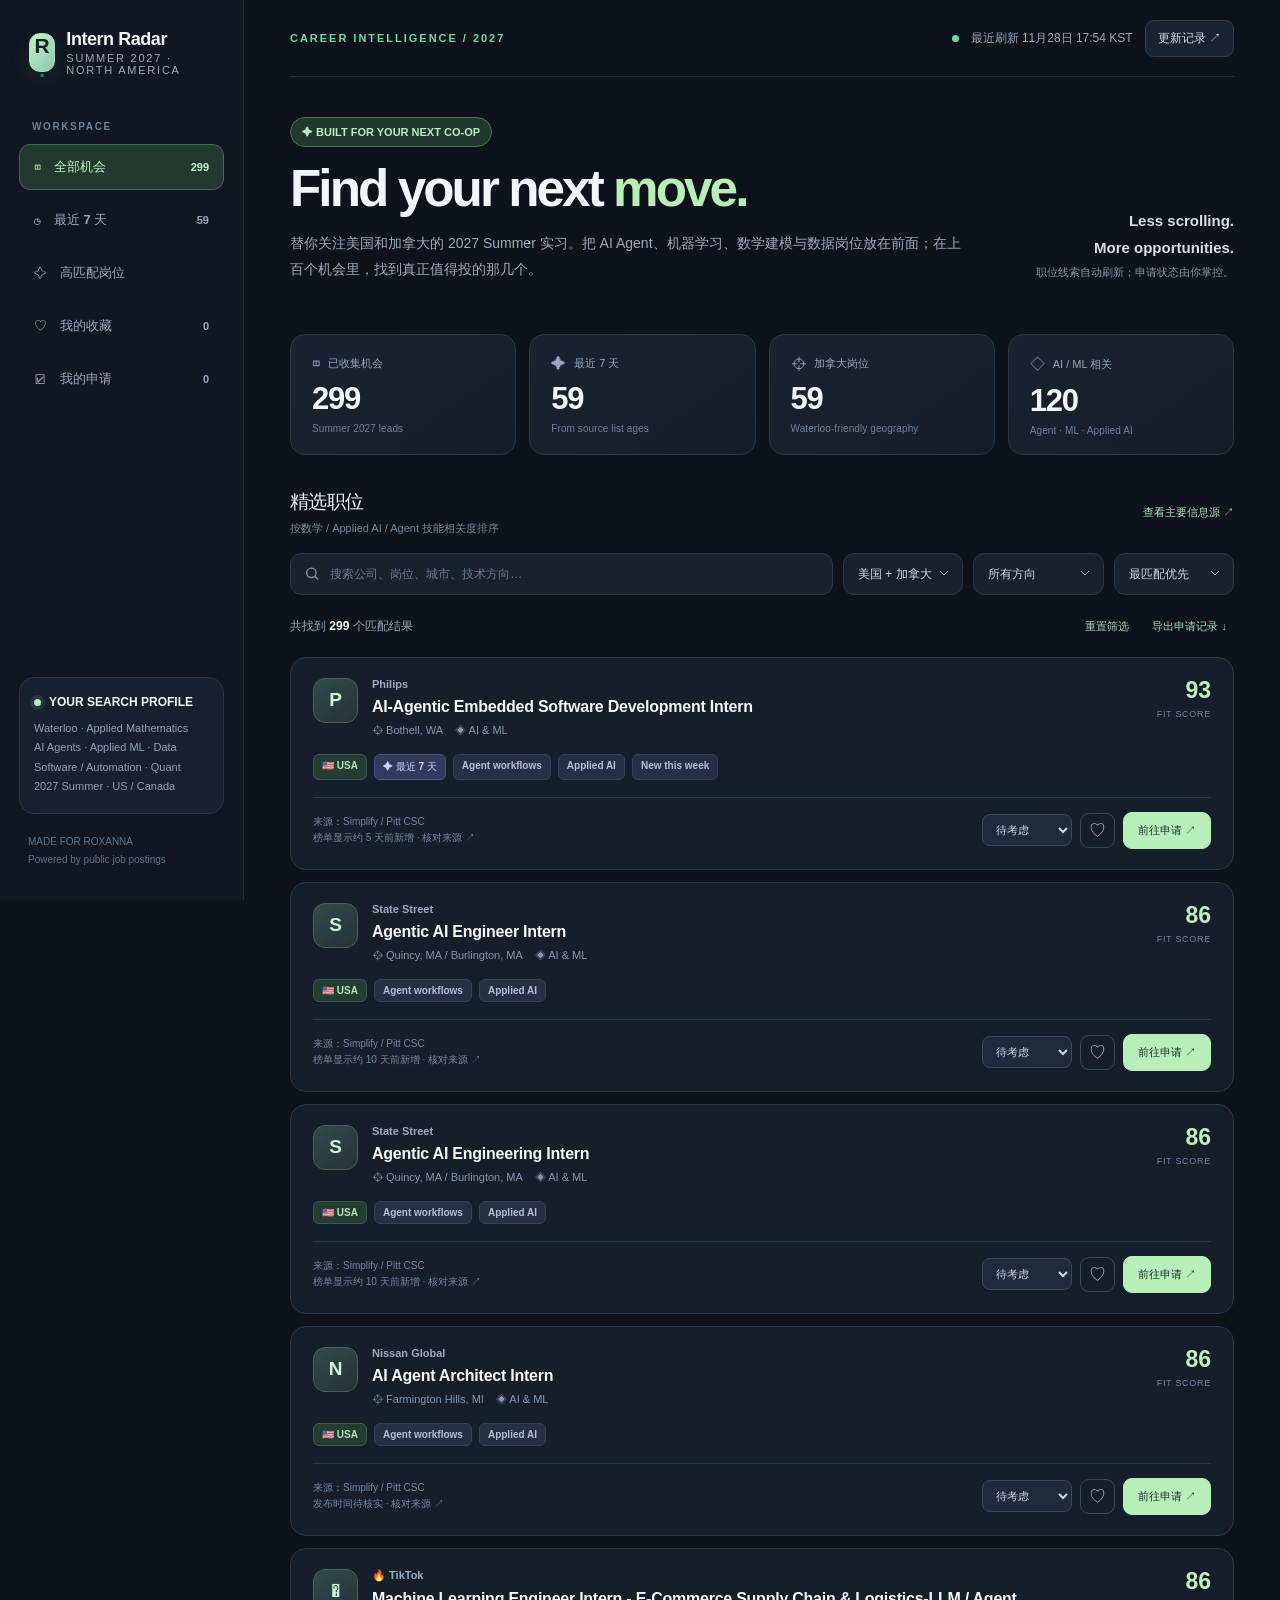
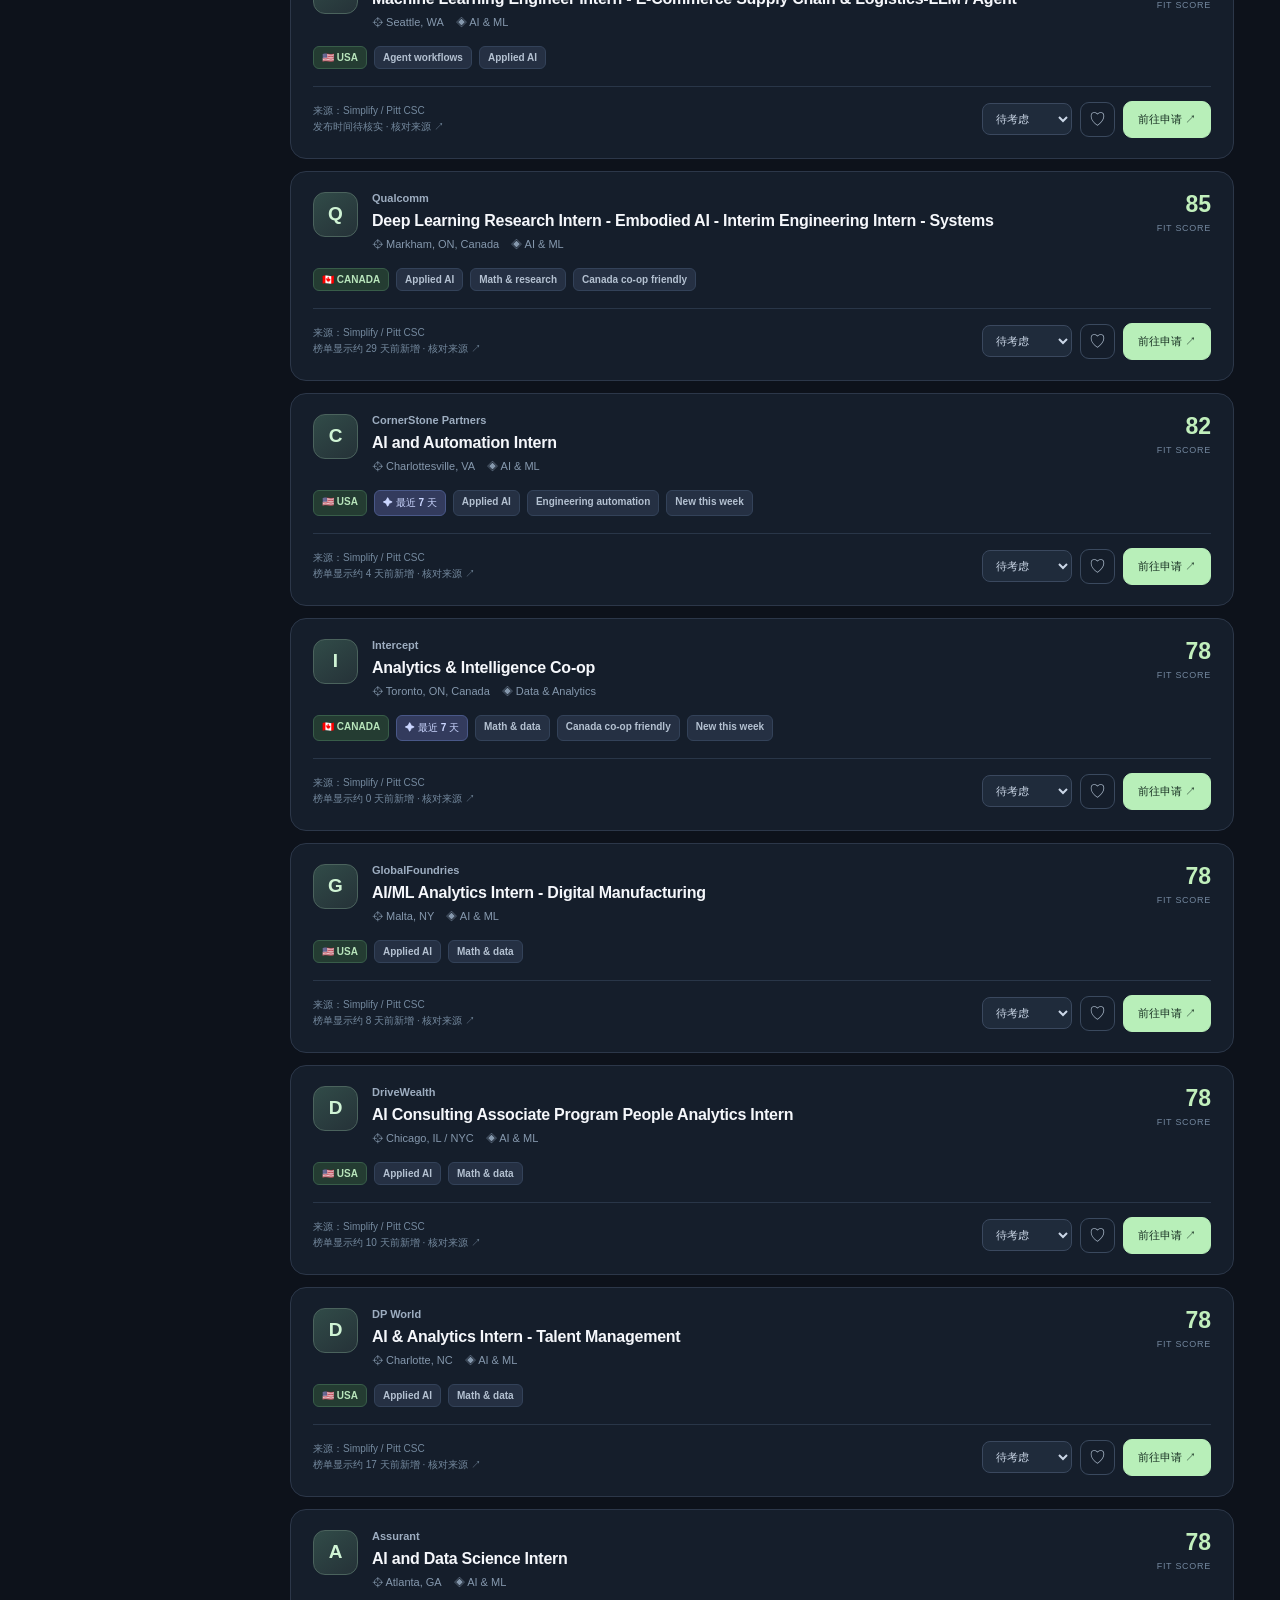
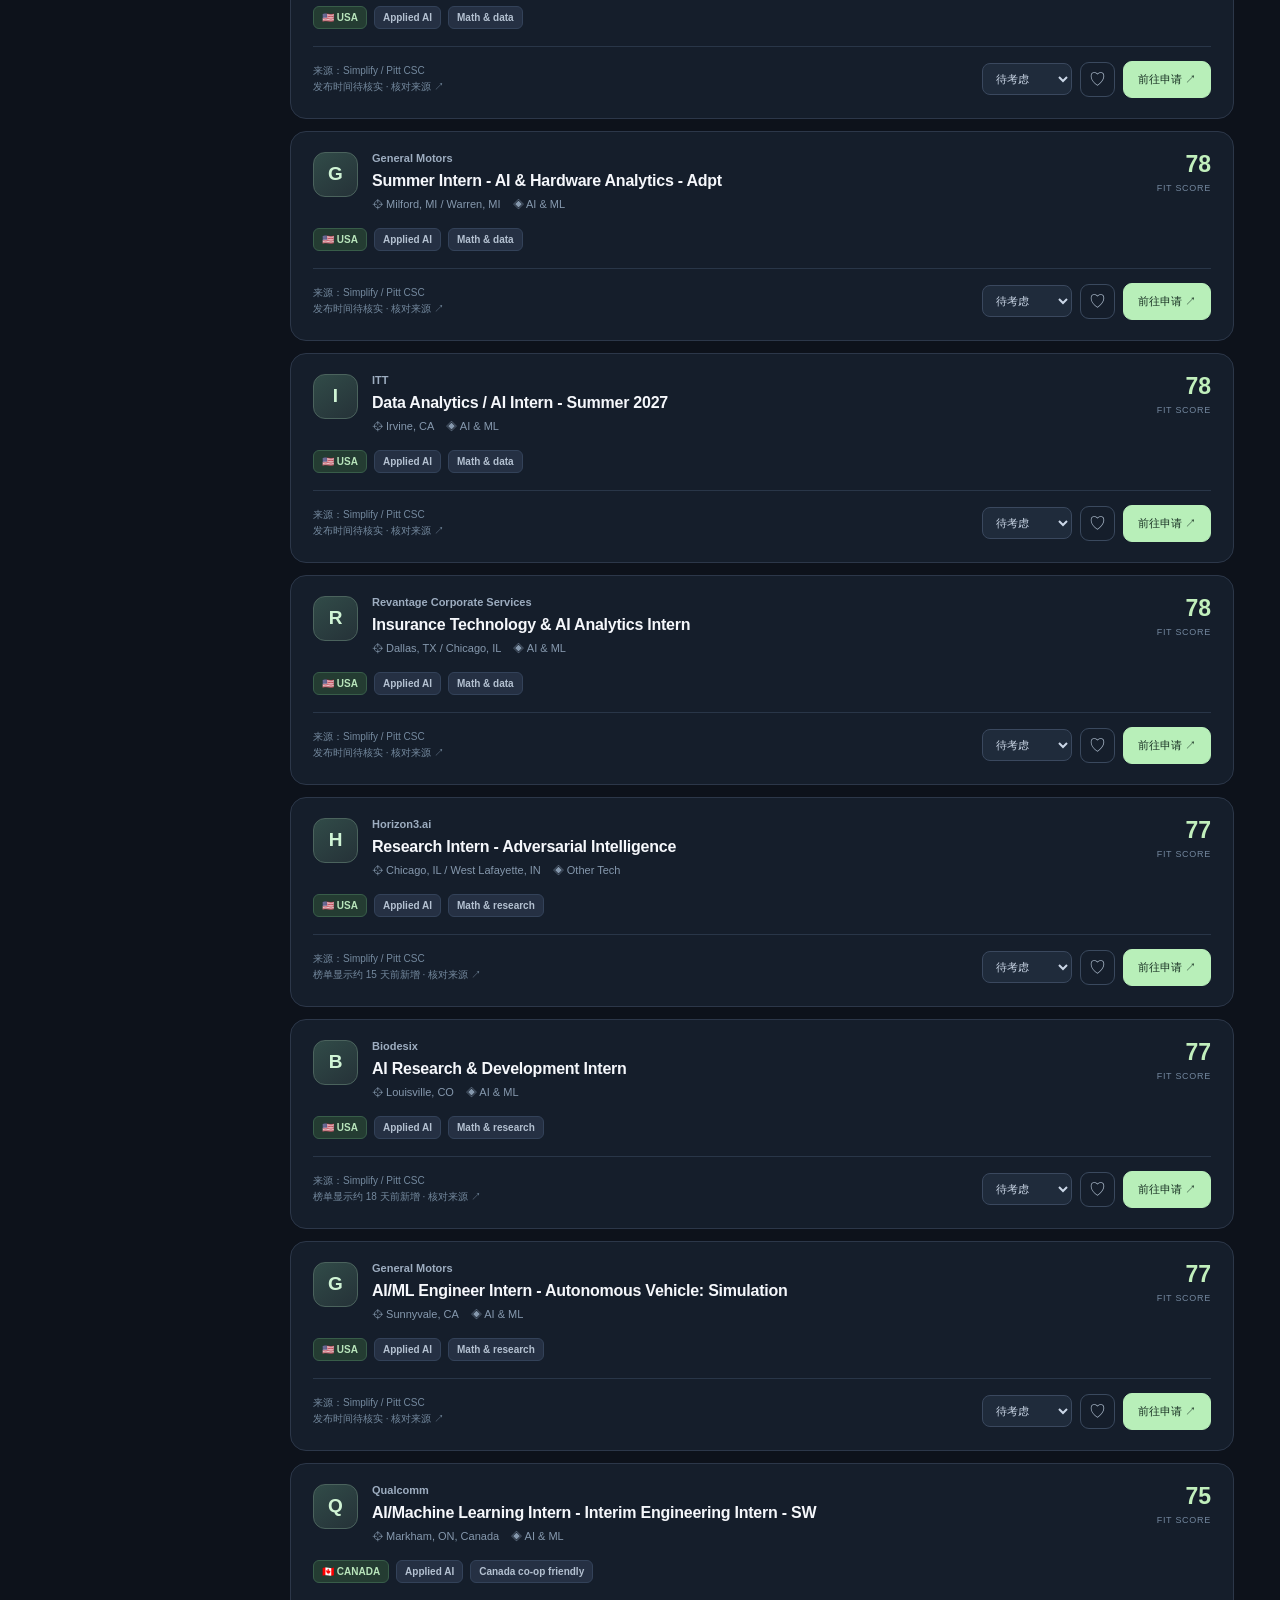
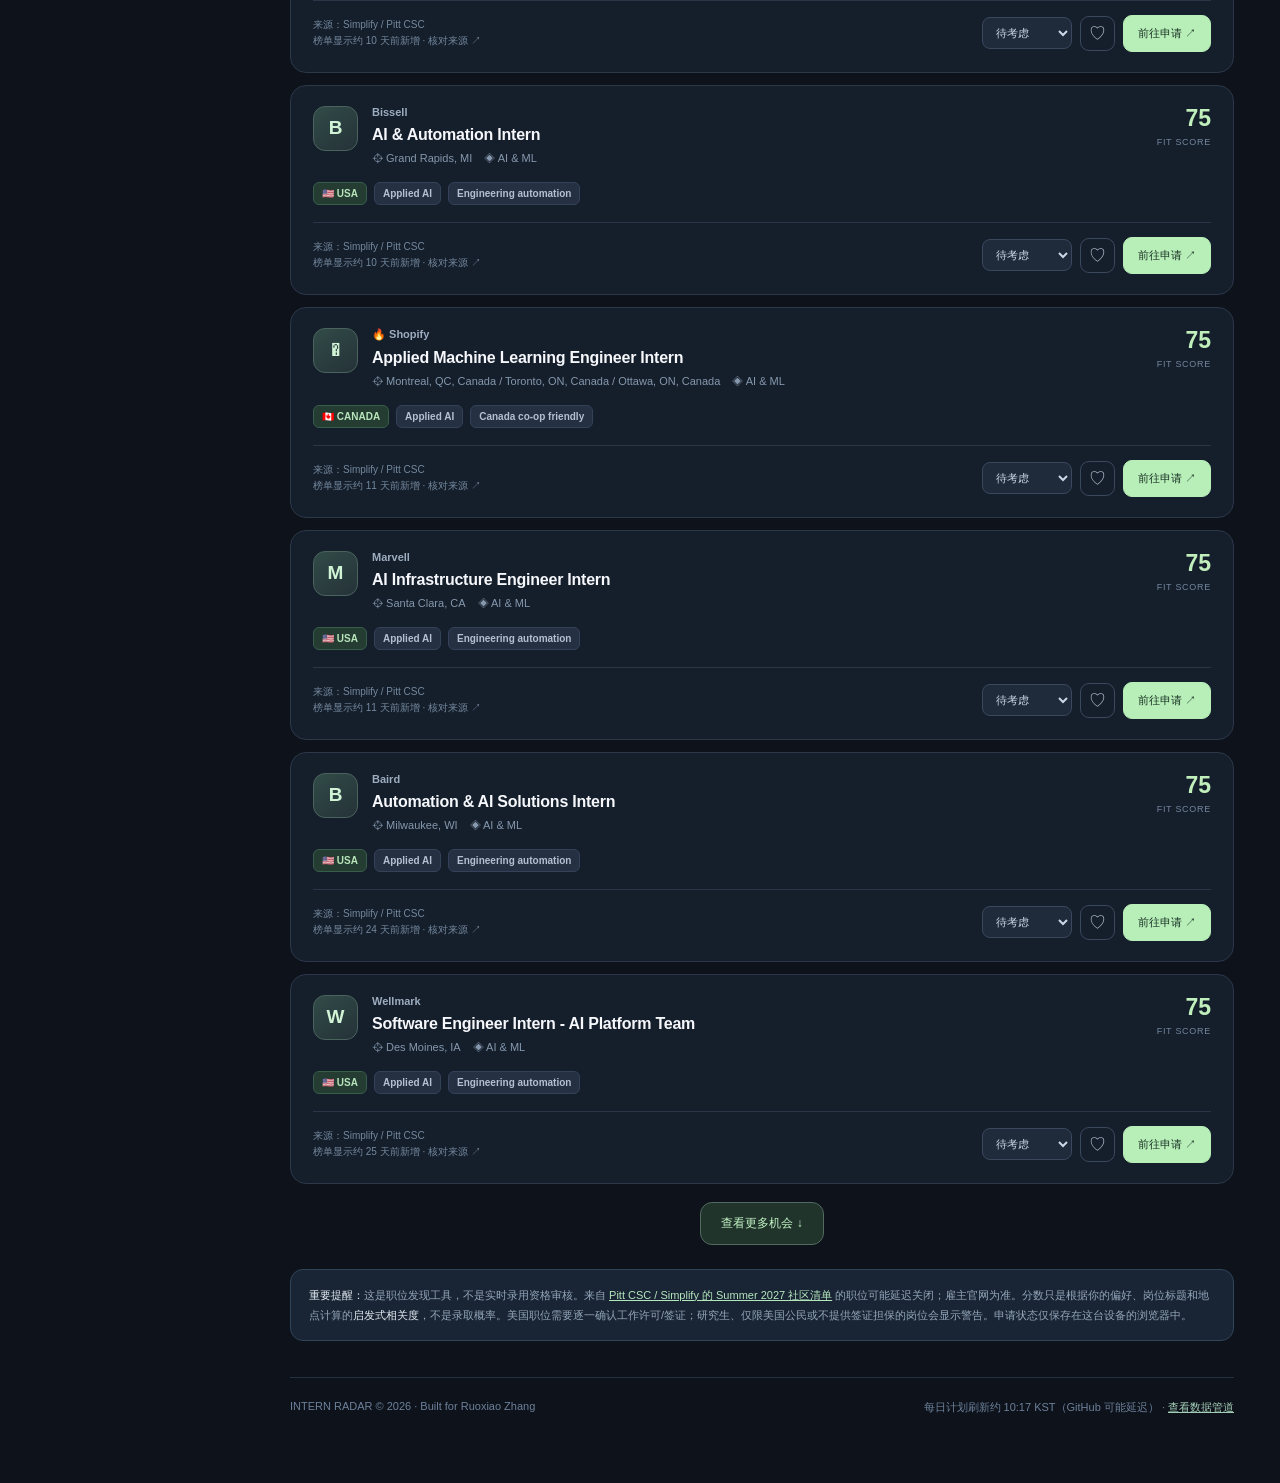
<file: public/intern-radar/index.html>
<!doctype html>
<html lang="zh-CN">
<head>
  <meta charset="utf-8" />
  <meta name="viewport" content="width=device-width, initial-scale=1" />
  <meta name="theme-color" content="#101622" />
  <meta name="description" content="2027 Summer North America internship radar. Find AI, ML, data, applied mathematics and software internships, ranked for a Waterloo co-op student." />
  <title>Intern Radar — Summer 2027</title>
  <style>
    :root{font-family:Inter,-apple-system,BlinkMacSystemFont,"Segoe UI","PingFang SC","Microsoft Yahei",sans-serif;color:#f2f5f9;background:#0d121b;font-synthesis:none}
    *{box-sizing:border-box}html{scroll-behavior:smooth}body{margin:0;min-height:100vh}button,input,select{font:inherit}button,a,select{outline-offset:3px}a{color:inherit;text-decoration:none}
    :root{--bg:#0d121b;--panel:#141c29;--panel2:#192332;--stroke:#2b3545;--muted:#9caabe;--cream:#f2f5f9;--mint:#b7efb6;--mint2:#74d6a5;--warm:#ffdf9a}
    .layout{display:grid;grid-template-columns:244px minmax(0,1fr);min-height:100vh}.sidebar{position:sticky;top:0;height:100vh;padding:29px 19px;background:#101622;border-right:1px solid #202c3d;display:flex;flex-direction:column}.brand{display:flex;align-items:center;gap:11px;padding:0 10px}.mark{width:39px;height:39px;border:1px solid #acdfba;background:linear-gradient(135deg,#c3f4c7,#88c8ae);color:#11271e;display:grid;place-items:center;font-size:21px;font-weight:900;border-radius:11px;box-shadow:0 6px 23px #8de5a516}.brandname{font-weight:780;letter-spacing:-.45px;font-size:18px}.brandname span{font-weight:450;color:var(--muted);font-size:11px;display:block;letter-spacing:.16em;margin-top:2px}.side-label{font-size:10px;letter-spacing:.16em;text-transform:uppercase;color:#6f8299;font-weight:800;margin:45px 13px 12px}.menu{display:grid;gap:7px}.nav{display:flex;align-items:center;gap:13px;border:1px solid transparent;border-radius:11px;background:none;color:#9caabe;padding:13px 14px;text-align:left;cursor:pointer;font-size:13px;font-weight:600;transition:.2s}.nav:hover{background:#192332;color:#fff}.nav.active{background:#24382f;border-color:#406e54;color:#c2f5c5}.nav svg{flex-shrink:0;width:17px;height:17px}.nav b{margin-left:auto;font-weight:700;font-size:11px}.sidebar-spacer{flex:1}.profile{padding:17px 14px;background:#17202e;border:1px solid #2a3444;border-radius:15px}.profile-top{display:flex;align-items:center;gap:8px;font-weight:750;font-size:12px}.pulse{display:inline-block;width:7px;height:7px;background:#b0f0bc;border-radius:50%;box-shadow:0 0 0 4px #b0f0bc1a}.profile p{font-size:11px;line-height:1.75;color:#92a2b6;margin:10px 0 0}.side-foot{font-size:10px;color:#61748c;padding:19px 9px 2px;line-height:1.8}
    .main{min-width:0;padding:0 46px 68px;max-width:1710px;width:100%;margin:0 auto}.topbar{height:77px;display:flex;align-items:center;justify-content:space-between;border-bottom:1px solid #222d3d}.eyebrow{font-size:11px;font-weight:850;letter-spacing:.18em;color:var(--mint2)}.top-right{display:flex;gap:12px;align-items:center;color:#98a9be;font-size:12px}.statusdot{width:7px;height:7px;border-radius:50%;background:var(--mint2);display:inline-block}.mini-link{border:1px solid #324056;background:#192332;border-radius:9px;padding:9px 12px;font-size:12px;font-weight:650;color:#d6dfea;transition:.2s}.mini-link:hover{border-color:#a4d5b5}.hero{padding:40px 0 25px;display:flex;justify-content:space-between;gap:20px;align-items:flex-end}.hero-title{font-size:clamp(32px,4vw,55px);letter-spacing:-.057em;line-height:1.08;margin:14px 0 15px;font-weight:830}.hero-title em{font-style:normal;color:var(--mint)}.hero-sub{color:#9eacc0;font-size:14px;line-height:1.85;max-width:680px;margin:0}.hero-spark{display:inline-flex;align-items:center;gap:6px;background:#20392d;border:1px solid #487858;color:#b8eec1;font-size:11px;font-weight:750;padding:8px 11px;border-radius:99px}.hero-right{max-width:215px;text-align:right;color:#8798ae;font-size:11px;line-height:1.8}.hero-right strong{display:block;font-size:15px;color:#d7e0e9;margin-bottom:2px}
    .stats{display:grid;grid-template-columns:repeat(4,minmax(0,1fr));gap:13px;margin:26px 0 34px}.stat{padding:20px 21px 18px;background:linear-gradient(145deg,#192331,#151d2a);border:1px solid #2b3748;border-radius:15px;min-width:0}.stat-label{font-size:11px;color:#96a8bc;display:flex;gap:8px;align-items:center}.stat-label span{font-size:15px}.stat-num{font-weight:820;font-size:31px;line-height:1.5;letter-spacing:-.04em;margin-top:4px}.stat-hint{color:#6f829a;font-size:10px;letter-spacing:.01em}
    .content-title{display:flex;justify-content:space-between;align-items:center;gap:15px;margin:15px 0 17px}.content-title h2{font-size:19px;margin:0;letter-spacing:-.03em}.content-title p{font-size:11px;margin:6px 0 0;color:#7589a1}.content-title a{font-size:11px;color:#b4e4bd}.tools{display:flex;gap:10px;margin-bottom:13px;flex-wrap:wrap}.searchbox{flex:1;min-width:220px;display:flex;align-items:center;gap:10px;background:#18212e;border:1px solid #2b384a;border-radius:11px;padding:0 13px}.searchbox svg{width:17px;height:17px;color:#8195ac}.searchbox input{width:100%;color:#e6eef5;border:0;outline:0;background:transparent;padding:13px 0;font-size:12px}.searchbox input::placeholder{color:#6a7d91}.filter{appearance:none;background:#18212e;border:1px solid #2b384a;color:#cfdbe8;border-radius:11px;padding:12px 29px 12px 14px;min-width:120px;font-size:12px;cursor:pointer;background-image:url("data:image/svg+xml,%3Csvg xmlns='http://www.w3.org/2000/svg' width='10' height='7' viewBox='0 0 10 7'%3E%3Cpath stroke='%23a0aec0' fill='none' d='m1 1 4 4 4-4'/%3E%3C/svg%3E");background-position:right 13px center;background-repeat:no-repeat}.filter option{background:#192331}.toolbar-bottom{display:flex;align-items:center;justify-content:space-between;gap:10px;margin:17px 0 16px}.result-count{font-size:12px;color:#96a8bc}.result-count b{color:#fff}.tiny-actions{display:flex;gap:9px;align-items:center}.text-button{border:0;background:transparent;color:#a9dcbc;font-size:11px;cursor:pointer;font-weight:700;padding:7px}.text-button:hover{text-decoration:underline}
    .jobs{display:grid;gap:12px}.job-card{background:#151e2b;border:1px solid #2c3749;border-radius:16px;padding:20px 22px;transition:border-color .2s,transform .2s}.job-card:hover{border-color:#6e997f;transform:translateY(-1px)}.job-top{display:flex;align-items:flex-start;gap:14px}.avatar{width:45px;height:45px;border-radius:12px;display:grid;place-items:center;border:1px solid #4b635d;background:linear-gradient(145deg,#314b48,#253238);color:#d0f4d5;font-size:19px;font-weight:800;flex-shrink:0}.job-head{flex:1;min-width:0}.company{font-size:11px;color:#9dadc0;font-weight:700;display:flex;gap:7px;align-items:center}.company small{font-size:9px;background:#2b3c34;color:#b5e1bb;padding:3px 6px;border-radius:5px}.job-title{font-size:16px;line-height:1.5;letter-spacing:-.015em;font-weight:750;margin:5px 0 4px;color:#f5f7fb}.job-meta{display:flex;align-items:center;flex-wrap:wrap;gap:12px;font-size:11px;color:#8598ad}.score{flex-shrink:0;text-align:right}.score strong{display:block;font-size:23px;line-height:1.1;font-weight:800;color:#c1efbc}.score span{font-size:9px;letter-spacing:.08em;color:#73879e}.chips{display:flex;flex-wrap:wrap;gap:7px;margin-top:16px}.chip{font-size:10px;color:#b4c1d1;background:#253043;border:1px solid #334259;padding:5px 8px;border-radius:6px;font-weight:600}.chip.ai{background:#243c32;color:#b8e5bb;border-color:#385d49}.chip.warn{background:#433626;color:#ffd494;border-color:#6b5131}.chip.new{background:#333b5d;color:#cbd6ff;border-color:#495888}.card-foot{margin-top:17px;padding-top:14px;border-top:1px solid #293648;display:flex;align-items:center;justify-content:space-between;gap:10px;flex-wrap:wrap}.source{font-size:10px;color:#74899e;line-height:1.6}.card-buttons{display:flex;align-items:center;gap:8px;flex-wrap:wrap}.action-select{color:#cbd7e7;border:1px solid #3a485e;background:#1f2b3b;border-radius:8px;padding:8px 9px;font-size:11px;max-width:115px}.save{background:transparent;border:1px solid #3a495e;border-radius:9px;color:#aab9ca;cursor:pointer;width:35px;height:35px;font-size:17px}.save.saved{border-color:#a2ce9d;color:#b8eeb9;background:#2c483a}.apply{background:#b8efb9;border:1px solid #b8efb9;color:#193124;display:inline-flex;align-items:center;gap:8px;padding:10px 14px;border-radius:9px;font-size:11px;font-weight:830;transition:.18s}.apply:hover{background:#d3ffce}.loadmore{margin:18px auto 0;display:block;cursor:pointer;border:1px solid #526a5f;border-radius:12px;padding:12px 20px;background:#20342c;color:#c3f4c5;font-size:12px;font-weight:750}.disclaimer{background:#192534;border:1px solid #30445a;border-radius:13px;padding:15px 18px;margin:24px 0;font-size:11px;color:#94a6ba;line-height:1.85}.disclaimer strong{color:#e6eef5}.disclaimer a{color:#b5e7bd;text-decoration:underline}.empty{border:1px dashed #3c4c62;border-radius:16px;text-align:center;padding:60px 18px;color:#859ab1}.empty b{color:#e3eaf0;display:block;margin:10px 0}.empty .emoji{font-size:29px}.footer{display:flex;justify-content:space-between;gap:12px;flex-wrap:wrap;margin-top:36px;font-size:11px;color:#6d819a;border-top:1px solid #233043;padding-top:22px}.footer a{color:#a4cdb6;text-decoration:underline}
    @media(max-width:1120px){.main{padding:0 28px 60px}.layout{grid-template-columns:206px minmax(0,1fr)}.sidebar{padding:22px 13px}.hero-right{display:none}}
    @media(max-width:800px){.layout{display:block}.sidebar{height:auto;position:relative;border-right:0;border-bottom:1px solid #2c3749;padding:16px 18px}.brand{padding:0}.side-label,.menu,.sidebar-spacer,.profile,.side-foot{display:none}.main{padding:0 17px 45px}.topbar{height:54px}.top-right .mini-link{display:none}.hero{padding:29px 0 14px}.hero-title{font-size:38px}.hero-sub{font-size:12px}.stats{grid-template-columns:repeat(2,minmax(0,1fr));gap:9px;margin:22px 0 28px}.stat{padding:14px}.stat-num{font-size:25px}.tools{gap:8px}.searchbox{flex-basis:100%}.filter{flex:1;min-width:100px}.job-card{padding:16px}.job-title{font-size:14px}.score strong{font-size:20px}.job-meta{gap:7px}.hero-right{display:none}}
    @media(prefers-reduced-motion:reduce){*,*:before,*:after{transition:none!important;scroll-behavior:auto!important}}
  </style>
</head>
<body>
<div class="layout">
  <aside class="sidebar">
    <div class="brand"><div class="mark">R<span style="color:#3d795c">.</span></div><div class="brandname">Intern Radar<span>SUMMER 2027 · NORTH AMERICA</span></div></div>
    <div class="side-label">Workspace</div>
    <nav class="menu" aria-label="职位视图">
      <button class="nav active" data-view="all"><span>◫</span> 全部机会 <b id="side-all">—</b></button>
      <button class="nav" data-view="recent"><span>◷</span> 最近 7 天 <b id="side-new">—</b></button>
      <button class="nav" data-view="top"><span>✧</span> 高匹配岗位</button>
      <button class="nav" data-view="saved"><span>♡</span> 我的收藏 <b id="side-saved">0</b></button>
      <button class="nav" data-view="applied"><span>☑</span> 我的申请 <b id="side-applied">0</b></button>
    </nav>
    <div class="sidebar-spacer"></div>
    <div class="profile"><div class="profile-top"><i class="pulse"></i> YOUR SEARCH PROFILE</div><p>Waterloo · Applied Mathematics<br>AI Agents · Applied ML · Data<br>Software / Automation · Quant<br>2027 Summer · US / Canada</p></div>
    <div class="side-foot">MADE FOR ROXANNA<br>Powered by public job postings</div>
  </aside>
  <main class="main">
    <header class="topbar"><div class="eyebrow">CAREER INTELLIGENCE / 2027</div><div class="top-right"><i class="statusdot"></i><span id="update-time">正在读取职位数据…</span><a class="mini-link" href="https://github.com/ruoxiao-zhang/ruoxiao-zhang.github.io/actions/workflows/refresh-intern-radar.yml" target="_blank" rel="noopener noreferrer">更新记录 ↗</a></div></header>
    <section class="hero"><div><div class="hero-spark">✦ BUILT FOR YOUR NEXT CO-OP</div><h1 class="hero-title">Find your next <em>move.</em></h1><p class="hero-sub">替你关注美国和加拿大的 2027 Summer 实习。把 AI Agent、机器学习、数学建模与数据岗位放在前面；在上百个机会里，找到真正值得投的那几个。</p></div><div class="hero-right"><strong>Less scrolling.<br>More opportunities.</strong>职位线索自动刷新；申请状态由你掌控。</div></section>
    <section class="stats" aria-label="职位概览"><div class="stat"><div class="stat-label"><span>◫</span> 已收集机会</div><div class="stat-num" id="stat-all">—</div><div class="stat-hint">Summer 2027 leads</div></div><div class="stat"><div class="stat-label"><span>✦</span> 最近 7 天</div><div class="stat-num" id="stat-new">—</div><div class="stat-hint">From source list ages</div></div><div class="stat"><div class="stat-label"><span>⌖</span> 加拿大岗位</div><div class="stat-num" id="stat-ca">—</div><div class="stat-hint">Waterloo-friendly geography</div></div><div class="stat"><div class="stat-label"><span>◇</span> AI / ML 相关</div><div class="stat-num" id="stat-ai">—</div><div class="stat-hint">Agent · ML · Applied AI</div></div></section>
    <div class="content-title"><div><h2 id="section-title">精选职位</h2><p id="section-sub">按照你的小米实习和 Waterloo 数学背景排序</p></div><a href="https://github.com/SimplifyJobs/Summer2027-Internships" target="_blank" rel="noopener noreferrer">查看主要信息源 ↗</a></div>
    <div class="tools"><label class="searchbox"><svg viewBox="0 0 24 24" fill="none" stroke="currentColor" stroke-width="2"><circle cx="11" cy="11" r="7"/><path d="m16 16 5 5"/></svg><input id="query" placeholder="搜索公司、岗位、城市、技术方向…" autocomplete="off" aria-label="搜索职位"></label><select id="country" class="filter" aria-label="按国家筛选"><option value="all">美国 + 加拿大</option><option value="Canada">🇨🇦 加拿大</option><option value="United States">🇺🇸 美国</option></select><select id="category" class="filter" aria-label="按类别筛选"><option value="all">所有方向</option><option value="AI & ML">AI / ML</option><option value="Data & Analytics">Data / Analytics</option><option value="Quant & Finance">Quant / Finance</option><option value="Software">Software</option><option value="Product">Product</option><option value="Other Tech">Other Tech</option></select><select id="order" class="filter" aria-label="排序"><option value="score">最匹配优先</option><option value="new">最新发布优先</option><option value="company">公司名称</option></select></div>
    <div class="toolbar-bottom"><span class="result-count" id="count">正在加载…</span><div class="tiny-actions"><button class="text-button" id="reset">重置筛选</button><button class="text-button" id="export">导出申请记录 ↓</button></div></div>
    <section id="jobs" class="jobs" aria-live="polite"><div class="empty"><div class="emoji">⌛</div><b>正在加载实习机会</b>从 GitHub Pages 加载最新快照…</div></section><button id="load-more" class="loadmore" hidden>查看更多机会 ↓</button>
    <div class="disclaimer"><strong>重要提醒：</strong>这是职位发现工具，不是实时录用资格审核。来自 <a href="https://github.com/SimplifyJobs/Summer2027-Internships" target="_blank" rel="noopener noreferrer">Pitt CSC / Simplify 的 Summer 2027 社区清单</a> 的职位可能延迟关闭；雇主官网为准。分数只是根据你的偏好、岗位标题和地点计算的<strong>启发式相关度</strong>，不是录取概率。美国职位需要逐一确认工作许可/签证；研究生、仅限美国公民或不提供签证担保的岗位会显示警告。申请状态仅保存在这台设备的浏览器中。</div>
    <footer class="footer"><span>INTERN RADAR © 2026 · Built for Ruoxiao Zhang</span><span>每日计划刷新约 10:17 KST（GitHub 可能延迟） · <a href="https://github.com/ruoxiao-zhang/ruoxiao-zhang.github.io/tree/main/scripts" target="_blank" rel="noopener noreferrer">查看数据管道</a></span></footer>
  </main>
</div>
<script>
(() => {
  const byId = id => document.getElementById(id);
  const escape = value => String(value ?? '').replace(/[&<>"']/g, c => ({'&':'&amp;','<':'&lt;','>':'&gt;','"':'&quot;',"'":'&#39;'}[c]));
  const safeUrl = value => {try {const u = new URL(value); return u.protocol === 'https:' ? u.href : '#';} catch {return '#';}};
  const storeKey = 'intern-radar-v1';
  let data = {jobs:[],generated_at:null}, personal = {}, view = 'all', page = 1;
  try {personal = JSON.parse(localStorage.getItem(storeKey) || '{}') || {};} catch {personal = {};}
  const stateOf = id => personal[id] || {status:'untracked',saved:false};
  const persist = () => {try {localStorage.setItem(storeKey,JSON.stringify(personal));} catch {alert('浏览器无法保存状态，请检查隐私模式/存储空间。');}};
  const stat = (id, value) => {byId(id).textContent = value;};
  const isNew = j => Number.isInteger(j.age_days) && j.age_days <= 7;
  const titles = {all:['精选职位','按数学 / Applied AI / Agent 技能相关度排序'],recent:['最近发布','来自社区数据源最近 7 天新增的线索'],top:['高匹配机会','相关度 ≥ 80；不是录用概率'],saved:['我的收藏','收藏仅保存在这台浏览器'],applied:['我的申请','准备投递、已投递、面试及后续状态']};
  function render() {
    const jobs = data.jobs || [];
    stat('stat-all',jobs.length.toLocaleString());
    stat('stat-new',jobs.filter(isNew).length.toLocaleString());
    stat('stat-ca',jobs.filter(j=>j.country.includes('Canada')).length.toLocaleString());
    stat('stat-ai',jobs.filter(j=>j.category==='AI & ML').length.toLocaleString());
    stat('side-all',jobs.length);
    stat('side-new',jobs.filter(isNew).length);
    stat('side-saved',jobs.filter(j=>stateOf(j.id).saved).length);
    stat('side-applied',jobs.filter(j=>!['untracked','discarded'].includes(stateOf(j.id).status)).length);
    const [heading, sub] = titles[view]; byId('section-title').textContent=heading;byId('section-sub').textContent=sub;
    document.querySelectorAll('.nav').forEach(n=>n.classList.toggle('active',n.dataset.view===view));
    const query = byId('query').value.trim().toLowerCase();
    const region = byId('country').value,cat = byId('category').value,order = byId('order').value;
    const matched=jobs.filter(j => {
      const s=stateOf(j.id);
      if(view==='recent'&&!isNew(j))return false;
      if(view==='top'&&j.score<80)return false;
      if(view==='saved'&&!s.saved)return false;
      if(view==='applied'&&['untracked','discarded'].includes(s.status))return false;
      if(region!=='all'&&!j.country.includes(region))return false;
      if(cat!=='all'&&j.category!==cat)return false;
      return !query || [j.title,j.company,j.location,j.category,...(j.why||[])].join(' ').toLowerCase().includes(query);
    });
    matched.sort((a,b) => order==='company' ? a.company.localeCompare(b.company) : order==='new' ? ((a.age_days??999)-(b.age_days??999)||b.score-a.score) : (b.score-a.score||(a.age_days??999)-(b.age_days??999)));
    byId('count').innerHTML=`共找到 <b>${matched.length}</b> 个匹配结果`;
    const visible = matched.slice(0,page*24);
    byId('jobs').innerHTML=visible.length ? visible.map(j=>{
      const s=stateOf(j.id),warnings=(j.flags||[]).map(f=>`<span class="chip warn">⚠ ${escape(f==='no sponsorship'?'不提供签证担保':f==='US citizenship'?'要求美国公民':f==='graduate degree'?'研究生学位要求':f)}</span>`).join('');
      const location=escape(j.location),title=escape(j.title),company=escape(j.company),id=escape(j.id);
      return `<article class="job-card" data-job="${id}"><div class="job-top"><div class="avatar">${escape((j.company||'?').slice(0,1).toUpperCase())}</div><div class="job-head"><div class="company">${company}${j.source_type==='employer job board'?'<small>雇主招聘页</small>':''}</div><h3 class="job-title">${title}</h3><div class="job-meta"><span>⌖ ${location}</span><span>◈ ${escape(j.category)}</span></div></div><div class="score"><strong>${Number(j.score)||0}</strong><span>FIT SCORE</span></div></div><div class="chips"><span class="chip ai">${escape(j.country==='Canada'?'🇨🇦 CANADA':j.country==='United States'?'🇺🇸 USA':'🇺🇸 / 🇨🇦')}</span>${isNew(j)?'<span class="chip new">✦ 最近 7 天</span>':''}${(j.why||[]).map(w=>`<span class="chip">${escape(w)}</span>`).join('')}${warnings}</div><div class="card-foot"><div class="source">来源：${escape(j.source)}<br>${j.age_days===null?'发布时间待核实':`榜单显示约 ${Number(j.age_days)} 天前新增`} · <a href="${safeUrl(j.source_url)}" target="_blank" rel="noopener noreferrer">核对来源 ↗</a></div><div class="card-buttons"><select class="action-select" aria-label="${title} 投递状态" data-status="${id}"><option value="untracked" ${s.status==='untracked'?'selected':''}>待考虑</option><option value="planned" ${s.status==='planned'?'selected':''}>准备投递</option><option value="applied" ${s.status==='applied'?'selected':''}>已投递</option><option value="interview" ${s.status==='interview'?'selected':''}>面试中</option><option value="offer" ${s.status==='offer'?'selected':''}>收到 Offer</option><option value="discarded" ${s.status==='discarded'?'selected':''}>不再考虑</option></select><button class="save ${s.saved?'saved':''}" data-save="${id}" title="${s.saved?'取消收藏':'加入收藏'}" aria-label="收藏 ${title}">${s.saved?'♥':'♡'}</button><a class="apply" href="${safeUrl(j.url)}" target="_blank" rel="noopener noreferrer">前往申请 ↗</a></div></div></article>`;
    }).join('') : `<div class="empty"><div class="emoji">◇</div><b>这里还没有匹配结果</b>试试重置筛选，或等待下一次数据刷新。</div>`;
    byId('load-more').hidden=matched.length<=visible.length;
  }
  byId('jobs').addEventListener('click',event=>{
    const b=event.target.closest('[data-save]');if(!b)return;
    const id=b.dataset.save;personal[id]={...stateOf(id),saved:!stateOf(id).saved};persist();render();
  });
  byId('jobs').addEventListener('change',event=>{
    const el=event.target.closest('[data-status]');if(!el)return;
    const id=el.dataset.status;personal[id]={...stateOf(id),status:el.value};persist();render();
  });
  document.querySelectorAll('.nav').forEach(b=>b.addEventListener('click',()=>{view=b.dataset.view;page=1;render();window.scrollTo({top:0,behavior:'smooth'});}));
  ['query','country','category','order'].forEach(id=>byId(id).addEventListener(id==='query'?'input':'change',()=>{page=1;render();}));
  byId('reset').addEventListener('click',()=>{byId('query').value='';byId('country').value='all';byId('category').value='all';byId('order').value='score';page=1;view='all';render();});
  byId('load-more').addEventListener('click',()=>{page++;render();});
  byId('export').addEventListener('click',()=>{
    const selected=(data.jobs||[]).filter(j=>stateOf(j.id).saved||stateOf(j.id).status!=='untracked');
    const row=values=>values.map(v=>'"'+String(v??'').replace(/"/g,'""')+'"').join(',');
    const csv='\ufeff'+[row(['Company','Role','Location','Category','Score','Status','Saved','Apply URL']),...selected.map(j=>row([j.company,j.title,j.location,j.category,j.score,stateOf(j.id).status,Boolean(stateOf(j.id).saved),j.url]))].join('\r\n');
    const url=URL.createObjectURL(new Blob([csv],{type:'text/csv;charset=utf-8;'}));
    const a=document.createElement('a');a.href=url;a.download='intern-radar-applications.csv';document.body.appendChild(a);a.click();a.remove();setTimeout(()=>URL.revokeObjectURL(url),1000);
  });
  fetch('./jobs.json?ts='+Date.now(),{cache:'no-store'}).then(r=>{if(!r.ok)throw Error('HTTP '+r.status);return r.json();}).then(payload=>{
    if(!Array.isArray(payload.jobs))throw Error('Invalid feed');
    data=payload;
    const updated=new Date(payload.generated_at);
    byId('update-time').textContent='最近刷新 '+(Number.isNaN(+updated)?'未知':updated.toLocaleString('zh-CN',{timeZone:'Asia/Seoul',month:'short',day:'numeric',hour:'2-digit',minute:'2-digit'}))+' KST';
    render();
  }).catch(err=>{
    byId('update-time').textContent='数据暂不可用';
    byId('jobs').innerHTML=`<div class="empty"><div class="emoji">⚠</div><b>数据加载失败</b>刷新页面重试。如果问题持续存在，请检查更新记录。<p style="font-size:11px">${escape(err.message)}</p></div>`;
    byId('count').textContent='数据暂不可用';
  });
})();
</script>
</body>
</html>
</file>
